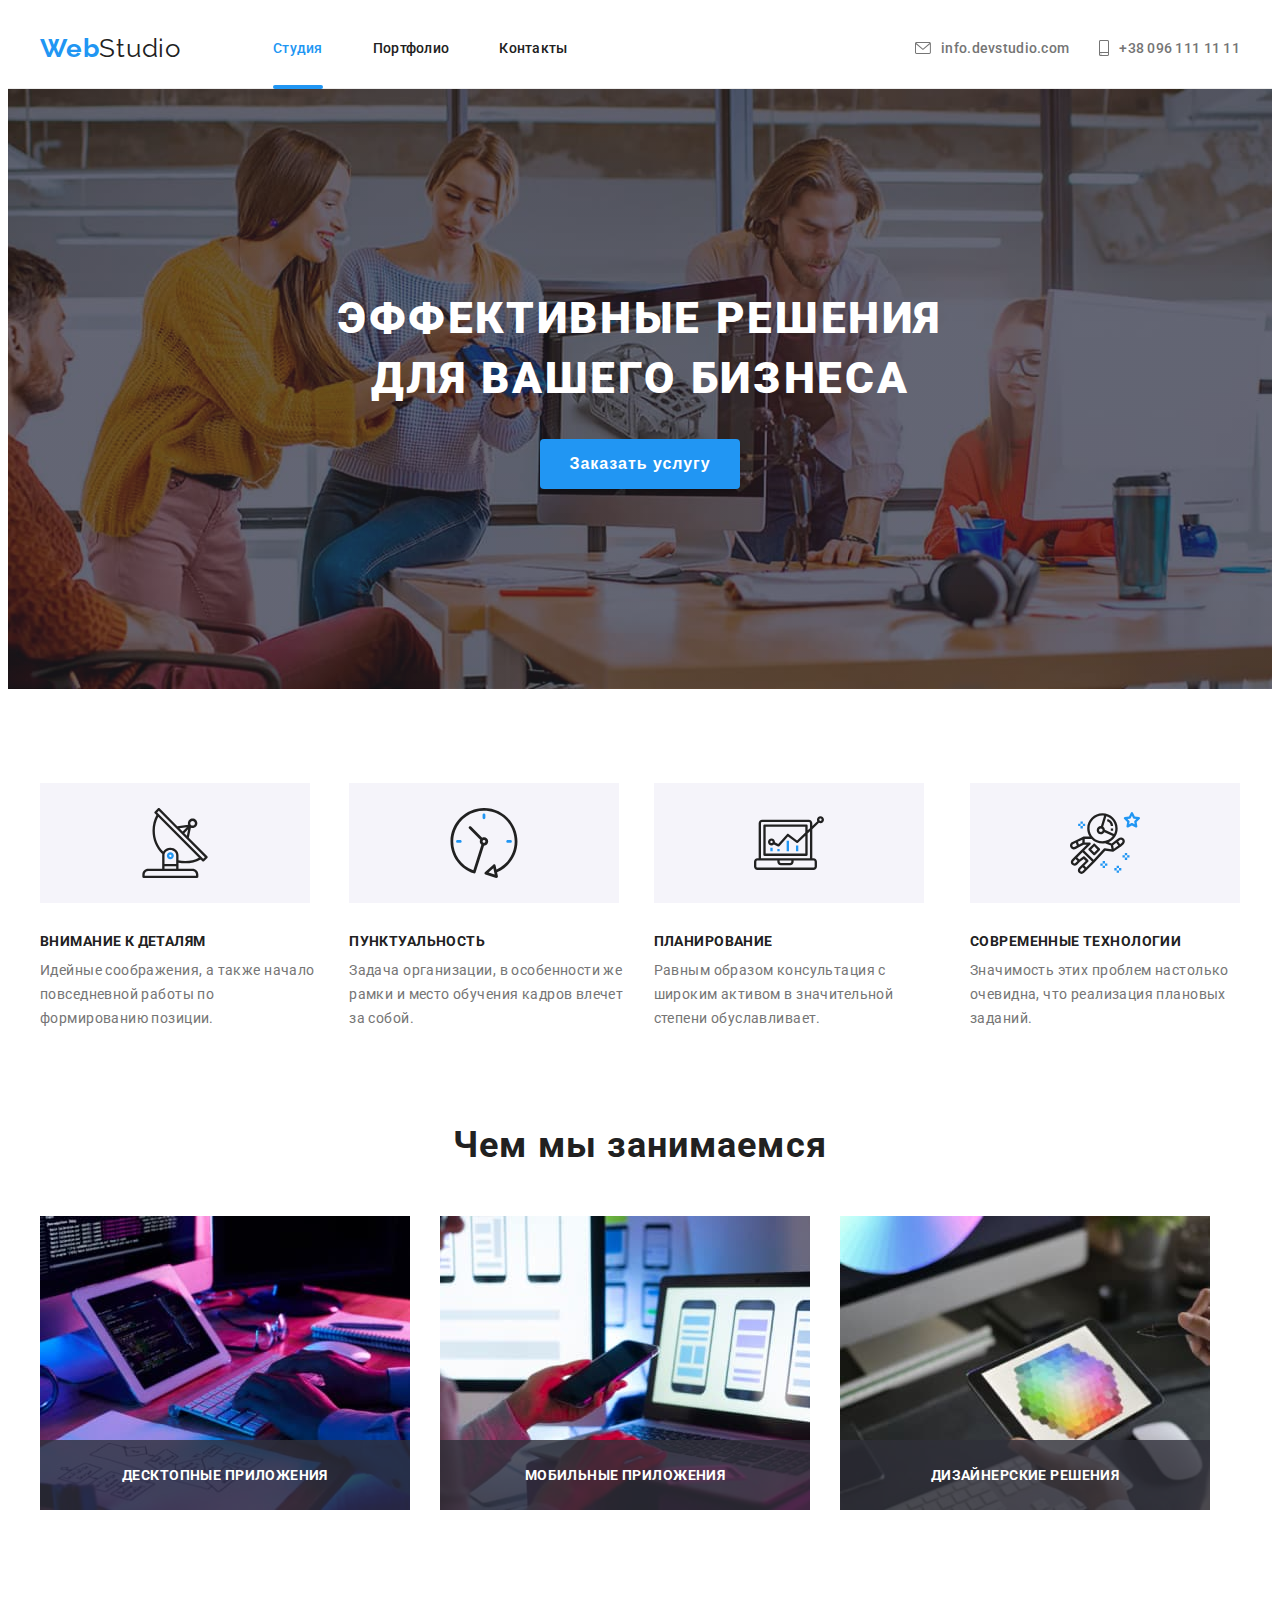
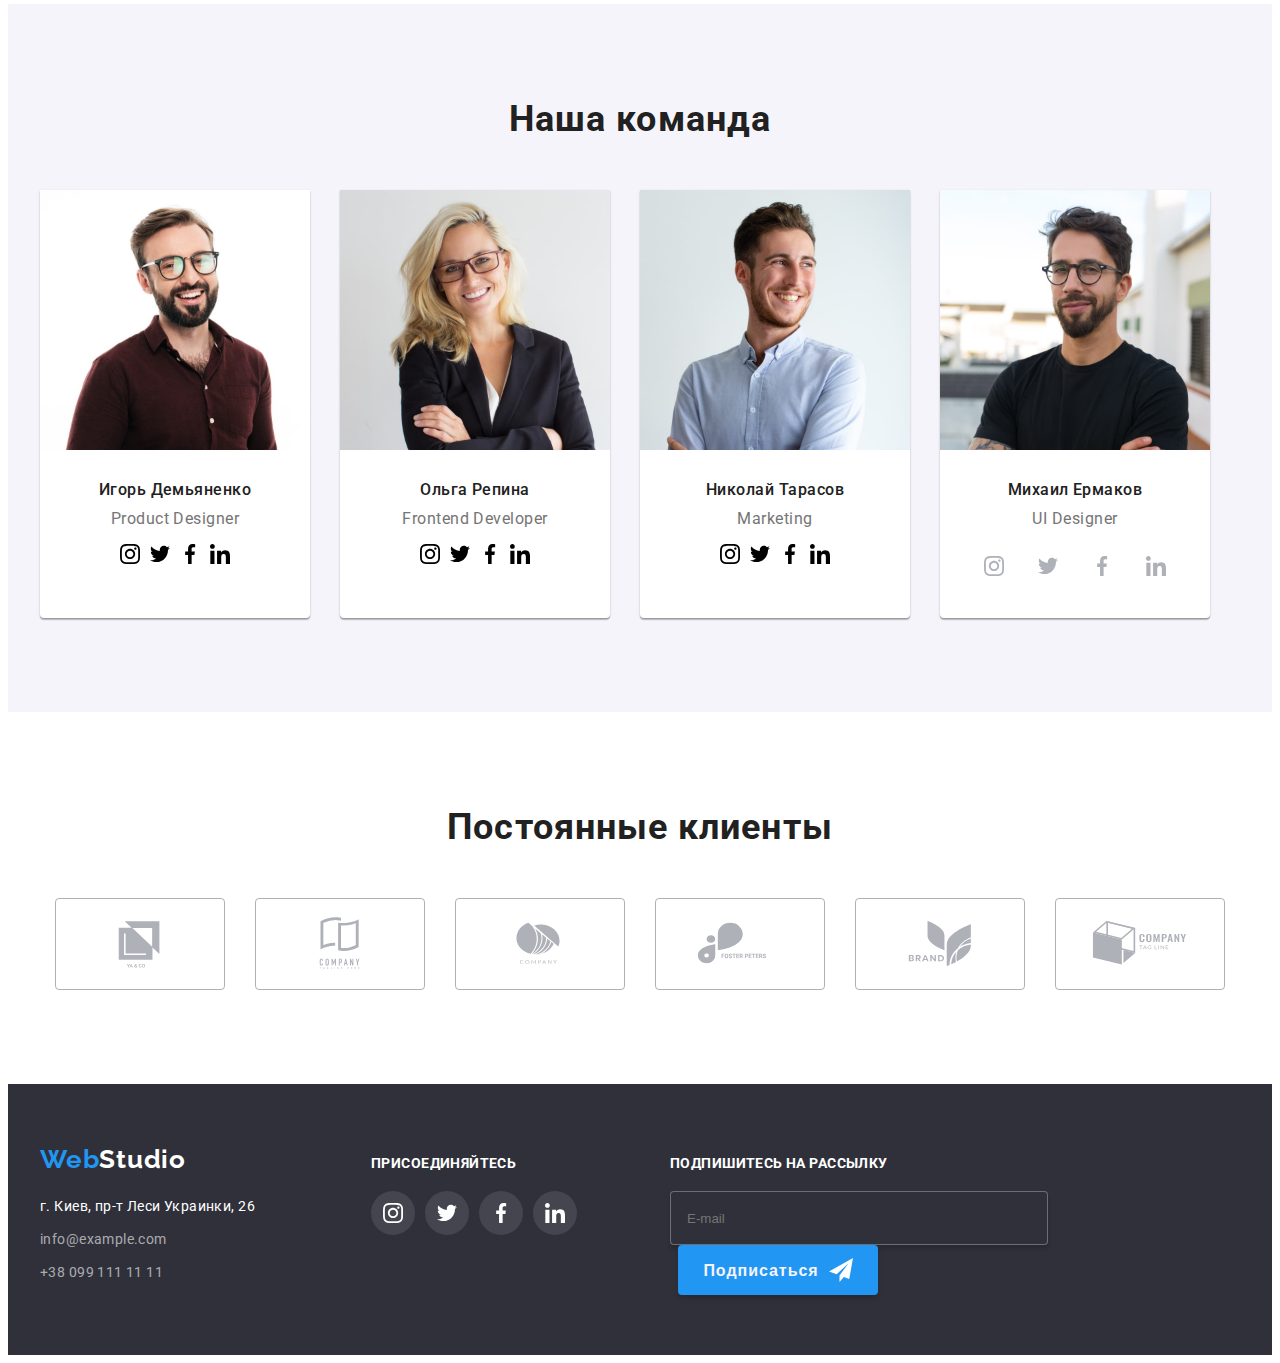
<file: index.html>
<!DOCTYPE html>
<html lang="ru">
<head>
    <meta charset="UTF-8">
    <meta http-equiv="X-UA-Compatible" content="IE=edge">
    <meta name="viewport" content="width=device-width, initial-scale=1.0">
    <link rel="preconnect" href="https://fonts.googleapis.com">
    <link rel="preconnect" href="https://fonts.gstatic.com" crossorigin>
    <link href="https://fonts.googleapis.com/css2?family=Raleway:wght@700&family=Roboto:wght@400;500;700;900&display=swap"
        rel="stylesheet">
    <link rel="stylesheet" href="https://cdnjs.cloudflare.com/ajax/libs/modern-normalize/1.1.0/modern-normalize.min.css"
        integrity="sha512-wpPYUAdjBVSE4KJnH1VR1HeZfpl1ub8YT/NKx4PuQ5NmX2tKuGu6U/JRp5y+Y8XG2tV+wKQpNHVUX03MfMFn9Q=="
        crossorigin="anonymous" referrerpolicy="no-referrer" />
    <link href="./css/main.min.css" rel="stylesheet">
    <title>Студия</title>
</head>

<body>
    <!--Шапка-->
<header class="header">
    <div class="container header__container">
    <nav class="header-nav">
        <a class="logo" href="index.html" ><span class="logo__part">Web</span>Studio</a>
    
    <ul class="site-nav">
        <li class="site-nav__item"><a href="index.html" class="site-nav__link site-nav__link__current">Студия</a></li>
        <li class="site-nav__item"><a href="portfolio.html" class="site-nav__link">Портфолио</a></li>
        <li class="site-nav__item"><a href="" class="site-nav__link">Контакты</a></li>
    </ul>
    </nav>
    <ul class="auth-nav">
        <li class="auth-nav__item">
        <a class="auth-nav__link" href="mailto:info.devstudio.com"><svg class="auth-nav__icon" width="16px" height="12px">
            <use href="./images/icons.svg#icon-envelope"></use>
        </svg><span>info.devstudio.com</span></a></li>
        <li class="auth-nav__item">
        <a class="auth-nav__link" href="tel:+380961111111"><svg class="auth-nav__icon" width="10px" height="16px">
        <use href="./images/icons.svg#icon-smartphone"></use></svg> <span>+38 096 111 11 11</span></a></li>
        </ul>
    </div>
</header>
   
    <!--Секция 1--> 
    <main>    
    <section class="hero">
        <div class="container">
            <h1 class="hero__title">Эффективные решения для вашего бизнеса</h1>
            <button type="button" class="hero__button button" data-modal-open>Заказать услугу</button>
            </div>
    </section>

    
    <!--Секция 2-->
    <section class="section">
        <div class="container">
        <h1 class="visually-hidden">Наши преимущества</h1>
        <ul class="features">
        <li class="features__item">
            <div class="features__box"><svg width="70px" height="70px"><use href="./images/icons.svg#icon-antenna"></use></svg></div>
            <h2 class="features__title">Внимание к деталям</h2>
            <p class="features__description">Идейные соображения, а также начало повседневной работы по формированию позиции.</p>
        </li>
        <li class="features__item">
            <div class="features__box"><svg width="70px" height="70px"><use href="./images/icons.svg#icon-clock"></use></svg></div>
            <h2 class="features__title">Пунктуальность</h2>
            <p class="features__description">Задача организации, в особенности же рамки и место обучения кадров влечет за собой.</p>
        </li>
        <li class="features__item">
            <div class="features__box"><svg width="70px" height="70px"><use href="./images/icons.svg#icon-diagram"></use></svg></div>
            <h2 class="features__title">Планирование</h2>
            <p class="features__description">Равным образом консультация с широким активом в значительной степени обуславливает.</p>
        </li>
        <li class="features__item">
            <div class="features__box"><svg width="70px" height="70px"><use href="./images/icons.svg#icon-astronaut"></use></svg></div>
            <h2 class="features__title">Современные технологии</h2>
            <p class="features__description">Значимость этих проблем настолько очевидна, что реализация плановых заданий.</p>
        </li>
    </ul>
    </div>
    </section>

    <!--Секция 3-->
    <section class="section section__work">
        <div class="container">
        <h2 class="section__title">Чем мы занимаемся</h2>
        <ul class="work">
        <li class="work__item"><img src="images/img-1.jpg" alt="программирование" width="370">
        <p class="work__text">Десктопные приложения</p>
        </li>
        <li class="work__item"><img src="images/img-2.jpg" alt="дизайн и разработка приложений" width="370">
        <p class="work__text">Мобильные приложения</p>
        </li>
        <li class="work__item"><img src="images/img-3.jpg" alt="веб дизайн" width="370">
        <p class="work__text">Дизайнерские решения</p>
        </li>
        </ul>
        </div>
    </section>

    <!--Секция 4-->
    <section class="section section__other-background">
        <div class="container">
        <h2 class="section__title">Наша команда</h2>
        <ul class="team" >
        <li class="team__item">
            <img class="team__img" src="images/photo-1.jpg" alt="сотрудник 1" width="270">
            <div class="team__block">
            <h3 class="team__title">Игорь Демьяненко</h3>
            <p class="team__description"> Product Designer</p>
            <ul class="socials">
        <li class="socials__item"><a class="socials-link team__socials" href=""><svg class="socials-icon" width="20px" height="20px">
            <use href="./images/icons.svg#icon-instagram"></use></svg></a></li>
        <li class="socials__item"><a class="socials-link team__socials" href=""><svg class="socials-icon" width="20px" height="20px">
            <use href="./images/icons.svg#icon-twitter"></use></svg></a></li>
        <li class="socials__item"><a class="socials-link team__socials" href=""><svg class="socials-icon" width="20px" height="20px">
            <use href="./images/icons.svg#icon-facebook"></use></svg></a></li>
        <li class="socials__item"><a class="socials-link team__socials" href=""><svg class="socials-icon" width="20px" height="20px">
            <use href="./images/icons.svg#icon-linkedin"></use></svg></a></li>
            </ul>
            </div>
        </li >
        <li class="team__item">
            <img class="team__img" src="images/photo-2.jpg" alt="сотрудник 2" width="270">
            <div class="team__block">
            <h3 class="team__title">Ольга Репина</h3>
            <p class="team__description">Frontend Developer</p>
            <ul class="socials">
            <li class="socials__item"><a class="socials-link team__socials" href=""><svg
                            class="socials-icon" width="20px" height="20px">
                            <use href="./images/icons.svg#icon-instagram"></use>
                        </svg></a></li>
            <li class="socials__item"><a class="socials-link team__socials" href=""><svg
                            class="socials-icon" width="20px" height="20px">
                            <use href="./images/icons.svg#icon-twitter"></use>
                        </svg></a></li>
            <li class="socials__item"><a class="socials-link team__socials" href=""><svg
                            class="socials-icon" width="20px" height="20px">
                            <use href="./images/icons.svg#icon-facebook"></use>
                        </svg></a></li>
            <li class="socials__item"><a class="socials-link team__socials" href=""><svg
                            class="socials-icon" width="20px" height="20px">
                            <use href="./images/icons.svg#icon-linkedin"></use>
                        </svg></a></li>
            </ul>
            </div>
        </li> 
        <li class="team__item">
            <img class="team__img" src="images/photo-3.jpg" alt="сотрудник 3" width="270">
            <div class="team__block">
            <h3 class="team__title">Николай Тарасов</h3>
            <p class="team__description">Marketing</p>
            <ul class="socials">
                <li class="socials__item"><a class="socials-link team__socials" href=""><svg
                            class="socials-icon" width="20px" height="20px">
                            <use href="./images/icons.svg#icon-instagram"></use>
                        </svg></a></li>
                <li class="socials__item"><a class="socials-link team__socials" href=""><svg
                            class="socials-icon" width="20px" height="20px">
                            <use href="./images/icons.svg#icon-twitter"></use>
                        </svg></a></li>
                <li class="socials__item"><a class="socials-link team__socials" href=""><svg
                            class="socials-icon" width="20px" height="20px">
                            <use href="./images/icons.svg#icon-facebook"></use>
                        </svg></a></li>
                <li class="socials__item"><a class="socials-link team__socials" href=""><svg
                            class="socials-icon" width="20px" height="20px">
                            <use href="./images/icons.svg#icon-linkedin"></use>
                        </svg></a></li>
            </ul>
            </div>
        </li>
        <li class="team__item">
            <img class="team__img" src="images/photo-4.jpg" alt="сотрудник 4" width="270">
            <div class="team__block">
            <h3 class="team__title">Михаил Ермаков</h3>
            <p class="team__description">UI Designer</p>
            <ul class="socials">
                <li class="socials__item"><a class="socials__link team__socials" href=""><svg
                            class="socials__icon" width="20px" height="20px">
                            <use href="./images/icons.svg#icon-instagram"></use>
                        </svg></a></li>
                <li class="socials__item"><a class="socials__link team__socials" href=""><svg
                            class="socials__icon" width="20px" height="20px">
                            <use href="./images/icons.svg#icon-twitter"></use>
                        </svg></a></li>
                <li class="socials__item"><a class="socials__link team__socials" href=""><svg
                            class="socials__icon" width="20px" height="20px">
                            <use href="./images/icons.svg#icon-facebook"></use>
                        </svg></a></li>
                <li class="socials__item"><a class="socials__link team__socials" href=""><svg
                            class="socials__icon" width="20px" height="20px">
                            <use href="./images/icons.svg#icon-linkedin"></use>
                        </svg></a></li>
            </ul>
            </div>
        </li>
        </ul>
        </div>
    </section>

    <section class="section">
        <div class="container">
            <h2 class="section__title">Постоянные клиенты</h2>
            <ul class="clients">
            <li class="clients__item">
                <a class="clients__link" href=""><svg class="clients__icon" width="106px" height="60px">
                <use href="./images/icons.svg#icon-Logo-1"></use></svg></a>
            </li>
            <li class="clients__item">
                <a class="clients__link" href=""><svg class="clients__icon" width="106px" height="60px">
                <use href="./images/icons.svg#icon-Logo-2"></use></svg></a>
            </li>
            <li class="clients__item">
                <a class="clients__link" href=""><svg class="clients__icon" width="106px" height="60px">
                <use href="./images/icons.svg#icon-Logo-3"></use></svg></a>
            </li>
            <li class="clients__item">
                <a class="clients__link" href=""><svg class="clients__icon" width="106px" height="60px">
                <use href="./images/icons.svg#icon-Logo-4"></use></svg></a>
            </li>
            <li class="clients__item">
                <a class="clients__link" href=""><svg class="clients__icon" width="106px" height="60px">
                <use href="./images/icons.svg#icon-Logo-5"></use></svg></a>
            </li>
            <li class="clients__item">
                <a class="clients__link" href=""><svg class="clients__icon" width="106px" height="60px">
                <use href="./images/icons.svg#icon-Logo-6"></use></svg></a>
            </li>
            </ul>
        </div>
        </section>
    </main>
    <!--Футер-->
<footer class="footer">
    <div class="container footer-container">
    <div class="contacts">
    <a class="footer-logo" href="index.html"><span class="logo__part">Web</span>Studio</a>
    <address class="address">
        <ul class="address__list">
        <li class="address__item"><a class="address__main" href="https://goo.gl/maps/ChNRFax9xr31JzD28" target="_blank">г. Киев, пр-т Леси Украинки, 26</a></li>
        <li class="address__item"><a class="address__secondary" href="mailto:info@example.com">info@example.com</a></li>
        <li class="address__item"> <a class="address__thirdly" href="tel:+380991111111">+38 099 111 11 11</a></li>
        </ul>
    </address>
    </div>
    <div class="join">
    <h2 class="join__title">Присоединяйтесь</h2>
    <ul class="join__list">
        <li class="join__item"><a class="socials__link join__link " href=""><svg
                    class="join__icon" width="20px" height="20px">
                    <use href="./images/icons.svg#icon-instagram"></use>
                </svg></a></li>
        <li class="join__item"><a class="socials__link join__link " href=""><svg
                    class="join__icon" width="20px" height="20px">
                    <use href="./images/icons.svg#icon-twitter"></use>
                </svg></a></li>
        <li class="join__item"><a class="socials__link join__link " href=""><svg
                    class="join__icon" width="20px" height="20px">
                    <use href="./images/icons.svg#icon-facebook"></use>
                </svg></a></li>
        <li class="join__item"><a class="socials__link join__link " href=""><svg
                    class="join__icon" width="20px" height="20px">
                    <use href="./images/icons.svg#icon-linkedin"></use>
                </svg></a></li>
    </ul>
    </div>
        <div class="email">
        <p class="email__title">Подпишитесь на рассылку</p>
        <form class="email__form">
        <label for="e-mail"></label>
        <input class="email__input" name="e-mail" type="email" placeholder="E-mail" id="e-mail">
        <button type="submit" class="email-button">Подписаться <svg class="email-button__icon" width="24px" height="24px">
                <use href="./images/icons.svg#icon-send"></use>
            </svg></button>
        </form>
    </div>
</div>


<div class="backdrop is-hidden" data-modal>
    <div class="modal">
        <button class="modal-button" data-modal-close><svg class="modal__icon-close" width="18px" height="18px">
                <use href="./images/icons.svg#icon-close"></use>
            </svg></button>
        <form class="modal__form">
            <p class="modal__title">Оставьте свои данные, мы вам перезвоним</p>
        <div class="modal__field">
            <label class="modal__label" for="text">Имя</label>
            <input class="modal__input" type="text" name="name" id="text">
            <svg class="modal__icon" width="18px" height="18px">
                <use href="./images/icons.svg#icon-person"></use>
            </svg>
        </div>

        <div class="modal__field">
            <label class="modal__label" for="tel">Телефон</label>
            <input class="modal__input" type="tel" name="tel" id="tel">
            <svg class="modal__icon" width="18px" height="18px">
            <use href="./images/icons.svg#icon-phone"></use>
            </svg>
        </div>
            
        <div class="modal__field">
            <label class="modal__label" for="email">Почта</label>
            <input class="modal__input" type="email" name="email" id="email">
            <svg class="modal__icon" width="18px" height="18px">
            <use href="./images/icons.svg#icon-email"></use>
            </svg>
        </div>

        <div class="modal__field">
            <label class="modal__label" for="commentaries">Комментарий</label>
            <textarea class="modal__textarea" name="commentaries" id="commentaries" placeholder="Введите текст"></textarea>
        </div>

        <div class="modal__checkbox">
           <label class="modal__checkbox-label" for="agree">
                <input class="modal__checkbox-input" type="checkbox" name="agree" value="agree" id="agree" />
                <span class="modal__check-icon"></span>
                <p class="modal__checkbox-text">Соглашаюсь с рассылкой и принимаю <a class="modal__checkbox-link" href="">Условия договора</a> </p>
            </label>
        </div>

            <div class="modal-send">
            <button type="submit" class="modal-send__button">Отправить</button>
            </div>
        </form>
    </div>
</div>
    </footer>
    <script src="./js/modal.js"></script>
</body>
</html>
</file>
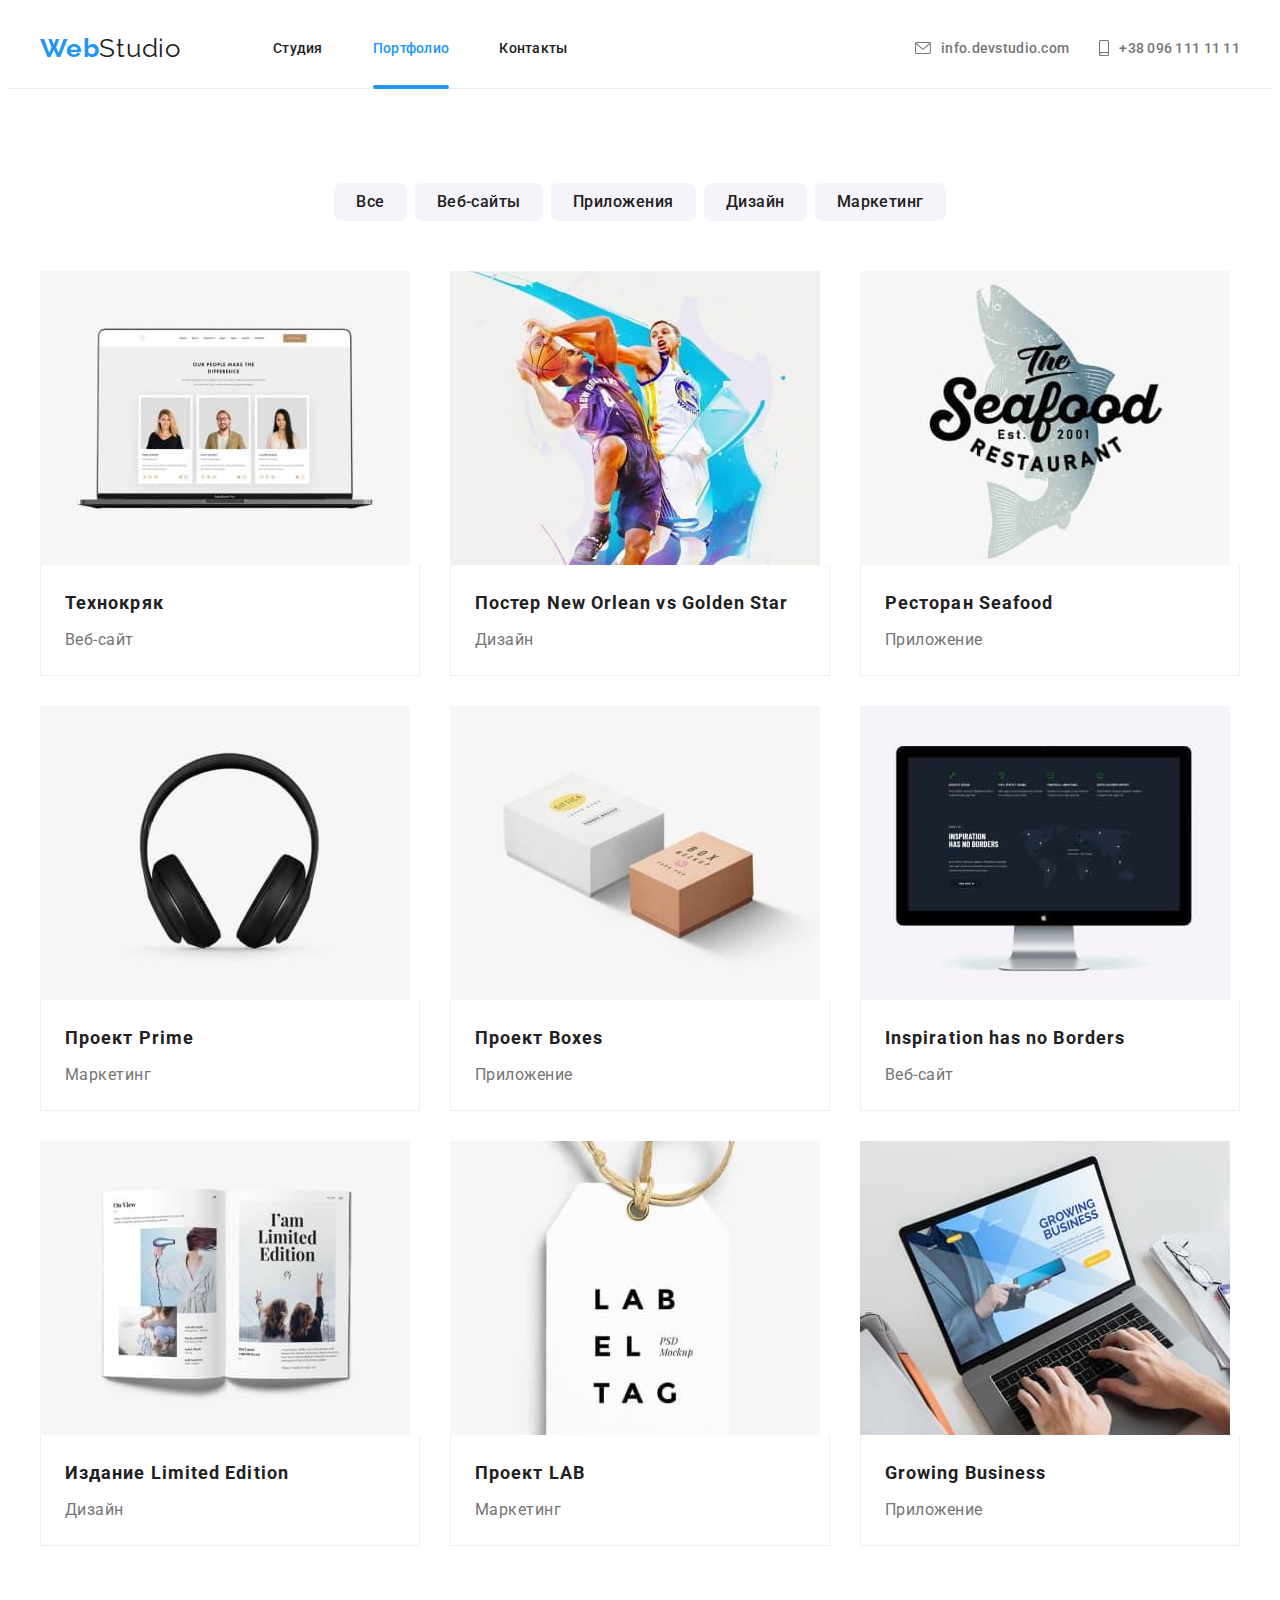
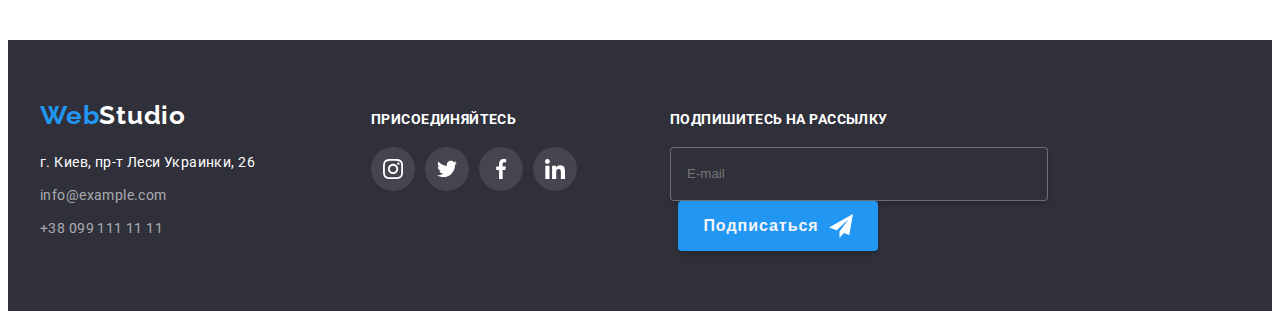
<file: portfolio.html>
<!DOCTYPE html>
<html lang="ru">
<head>
    <meta charset="UTF-8">
    <meta http-equiv="X-UA-Compatible" content="IE=edge">
    <meta name="viewport" content="width=device-width, initial-scale=1.0">
    <link rel="preconnect" href="https://fonts.googleapis.com">
    <link rel="preconnect" href="https://fonts.gstatic.com" crossorigin>
    <link
        href="https://fonts.googleapis.com/css2?family=Raleway:wght@700&family=Roboto:wght@400;500;700;900&display=swap"
        rel="stylesheet">
    <link rel="stylesheet" href="https://cdnjs.cloudflare.com/ajax/libs/modern-normalize/1.1.0/modern-normalize.min.css"
        integrity="sha512-wpPYUAdjBVSE4KJnH1VR1HeZfpl1ub8YT/NKx4PuQ5NmX2tKuGu6U/JRp5y+Y8XG2tV+wKQpNHVUX03MfMFn9Q=="
        crossorigin="anonymous" referrerpolicy="no-referrer" />
    <link href="./css/main.min.css" rel="stylesheet">
    <title>Портфолио</title>
</head>
<body>
<header class="header">
    <div class="container header__container">
        <nav class="header-nav">
            <a class="logo" href="index.html"><span class="logo__part">Web</span>Studio</a>

            <ul class="site-nav">
                <li class="site-nav__item"><a href="index.html" class="site-nav__link">Студия</a></li>
                <li class="site-nav__item"><a href="portfolio.html" class="site-nav__link site-nav__link__current">Портфолио</a></li>
                <li class="site-nav__item"><a href="" class="site-nav__link">Контакты</a></li>
            </ul>
        </nav>
        <ul class="auth-nav">
            <li class="auth-nav__item">
                <a class="auth-nav__link" href="mailto:info.devstudio.com"><svg class="auth-nav__icon" width="16px"
                        height="12px">
                        <use href="./images/icons.svg#icon-envelope"></use>
                    </svg><span>info.devstudio.com</span></a>
            </li>
            <li class="auth-nav__item">
                <a class="auth-nav__link" href="tel:+380961111111"><svg class="auth-nav__icon" width="10px"
                        height="16px">
                        <use href="./images/icons.svg#icon-smartphone"></use>
                    </svg> <span>+38 096 111 11 11</span></a>
            </li>
        </ul>
    </div>
</header>
    
    <main>
    <!--Секция 1-->
    <section class="section">
        <div class="container">
        <h1 class="visually-hidden">Проекты</h1>
        
        <ul class="filter">
            <li class="filter__item"><button type="button" class="filter__buttons">Все</button></li>
            <li class="filter__item"><button type="button" class="filter__buttons">Веб-сайты</button></li>
            <li class="filter__item"><button type="button" class="filter__buttons">Приложения</button></li>
            <li class="filter__item"><button type="button" class="filter__buttons">Дизайн</button></li>
            <li class="filter__item"><button type="button" class="filter__buttons">Маркетинг</button></li>
        </ul>

    
        <ul class="projects">
            <li class="projects__item">
                <a class="projects__link" href="">
                <div class="projects__block">
                <img src="./images-2/image1.jpg" alt="Проект 1" width="370">
                <p class="projects__description">Технокряк это современная площадка распространения коронавируса. Компании используют эту платформу для цифрового
                шпионажа и атак на защищённые сервера конкурентов.</p>
                </div>
                <div class="projects__card">
                 <h2 class="projects__title">Технокряк</h2>
                 <p class="projects__text">Веб-сайт</p>
                 </div>
                </a>
            </li>
            <li class="projects__item">
                <a class="projects__link" href="">
                <div class="projects__block">
                <img  src="./images-2/image2.jpg" alt="Проект 2" width="370">
                <p class="projects__description">Технокряк это современная площадка распространения коронавируса. Компании используют эту
                    платформу для цифрового
                    шпионажа и атак на защищённые сервера конкурентов.</p>
                </div>
                <div class="projects__card">
                <h2 class="projects__title">Постер New Orlean vs Golden Star</h2>
                <p class="projects__text">Дизайн</p>
                </div>
                </a>
            </li>
            <li class="projects__item">
                <a class="projects__link" href="">
                <div class="projects__block">
                <img src="./images-2/image3.jpg" alt="Проект 3" width="370">
                <p class="projects__description">Технокряк это современная площадка распространения коронавируса. Компании используют эту
                    платформу для цифрового
                    шпионажа и атак на защищённые сервера конкурентов.</p>
                </div>
                <div class="projects__card">
                <h2 class="projects__title">Ресторан Seafood</h2>
                <p class="projects__text">Приложение</p>
                </div>
                </a>
            </li>
            <li class="projects__item">
                <a class="projects__link" href="">
                <div class="projects__block">
                <img src="./images-2/image4.jpg" alt="Проект 4" width="370">
                <p class="projects__description">Технокряк это современная площадка распространения коронавируса. Компании используют эту
                    платформу для цифрового
                    шпионажа и атак на защищённые сервера конкурентов.</p>
                </div>
                <div class="projects__card">
                <h2 class="projects__title">Проект Prime</h2>
                <p class="projects__text">Маркетинг</p>
                </div>
                </a>
            </li>
            <li class="projects__item">
                <a class="projects__link" href="">
                <div class="projects__block">
                <img src="./images-2/image5.jpg" alt="Проект 5" width="370">
                <p class="projects__description">Технокряк это современная площадка распространения коронавируса. Компании используют эту
                    платформу для цифрового
                    шпионажа и атак на защищённые сервера конкурентов.</p>
                </div>
                <div class="projects__card">
                <h2 class="projects__title">Проект Boxes</h2>
                <p class="projects__text">Приложение</p>
                </div>
                </a>
            </li>
            <li class="projects__item">
                <a class="projects__link" href="">
                <div class="projects__block">
                <img src="./images-2/image6.jpg" alt="Проект 6" width="370">
                <p class="projects__description">Технокряк это современная площадка распространения коронавируса. Компании используют эту
                    платформу для цифрового
                    шпионажа и атак на защищённые сервера конкурентов.</p>
                </div>
                <div class="projects__card">
                <h2 class="projects__title">Inspiration has no Borders</h2>
                <p class="projects__text">Веб-сайт</p>
                </div>
                </a>
            </li>
            <li class="projects__item">
                <a class="projects__link" href="">
                <div class="projects__block">
                <img src="./images-2/image7.jpg" alt="Проект 7" width="370">
                <p class="projects__description">Технокряк это современная площадка распространения коронавируса. Компании используют эту
                    платформу для цифрового
                    шпионажа и атак на защищённые сервера конкурентов.</p>
                </div>
                <div class="projects__card">
                <h2 class="projects__title">Издание Limited Edition</h2>
                <p class="projects__text">Дизайн</p>
                </div>
                </a>
            </li>
            <li class="projects__item">
                <a class="projects__link" href="">
                <div class="projects__block">
                <img  src="./images-2/image8.jpg" alt="Проект 8" width="370">
                <p class="projects__description">Технокряк это современная площадка распространения коронавируса. Компании используют эту
                    платформу для цифрового
                    шпионажа и атак на защищённые сервера конкурентов.</p>
                </div>
                <div class="projects__card">
                <h2 class="projects__title">Проект LAB</h2>
                <p class="projects__text">Маркетинг</p>
                </div>
                </a>
            </li>
            <li class="projects__item">
                <a class="projects__link" href="">
                <div class="projects__block">
                <img src="./images-2/image9.jpg" alt="Проект 9" width="370">
                <p class="projects__description">Технокряк это современная площадка распространения коронавируса. Компании используют эту
                    платформу для цифрового
                    шпионажа и атак на защищённые сервера конкурентов.</p>
                </div>
                <div class="projects__card">
                <h2 class="projects__title">Growing Business</h2>
                <p class="projects__text">Приложение</p>
                </div>
                </a>
            </li>
        </ul>
        </div>
    </section>
    </main>
<!--Футер-->
<footer class="footer">
    <div class="container footer-container">
        <div class="contacts">
            <a class="footer-logo" href="index.html"><span class="logo__part">Web</span>Studio</a>
            <address class="address">
                <ul class="address__list">
                    <li class="address__item"><a class="address__main" href="https://goo.gl/maps/ChNRFax9xr31JzD28"
                            target="_blank">г. Киев, пр-т Леси Украинки, 26</a></li>
                    <li class="address__item"><a class="address__secondary"
                            href="mailto:info@example.com">info@example.com</a></li>
                    <li class="address__item"> <a class="address__thirdly" href="tel:+380991111111">+38 099 111 11
                            11</a></li>
                </ul>
            </address>
        </div>
        <div class="join">
            <h2 class="join__title">Присоединяйтесь</h2>
            <ul class="join__list">
                <li class="join__item"><a class="socials__link join__link " href=""><svg class="join__icon" width="20px"
                            height="20px">
                            <use href="./images/icons.svg#icon-instagram"></use>
                        </svg></a></li>
                <li class="join__item"><a class="socials__link join__link " href=""><svg class="join__icon" width="20px"
                            height="20px">
                            <use href="./images/icons.svg#icon-twitter"></use>
                        </svg></a></li>
                <li class="join__item"><a class="socials__link join__link " href=""><svg class="join__icon" width="20px"
                            height="20px">
                            <use href="./images/icons.svg#icon-facebook"></use>
                        </svg></a></li>
                <li class="join__item"><a class="socials__link join__link " href=""><svg class="join__icon" width="20px"
                            height="20px">
                            <use href="./images/icons.svg#icon-linkedin"></use>
                        </svg></a></li>
            </ul>
        </div>
        <div class="email">
            <p class="email__title">Подпишитесь на рассылку</p>
            <form class="email__form">
                <label for="e-mail"></label>
                <input class="email__input" name="e-mail" type="email" placeholder="E-mail" id="e-mail">
                <button type="submit" class="email-button">Подписаться <svg class="email-button__icon" width="24px"
                        height="24px">
                        <use href="./images/icons.svg#icon-send"></use>
                    </svg></button>
            </form>
        </div>
    </div>
</footer>
</body>
</html>
</file>
<file: css/main.min.css>
:root{--primary-text-color: rgba(33, 33, 33, 1);--secondary-text-color: rgba(117, 117, 117, 1);--accent-color: rgba(33, 150, 243, 1);--primary-white-color: rgba(255, 255, 255, 1);--footer-color: rgba(47, 48, 58, 1);--secondary-bgc: #f5f4fa}p,h1,h2,h3,h4,h5,h6{margin:0}ul{margin:0;padding:0;list-style:none}img{display:block;max-width:100%}body{background-color:var(--primary-white-color);color:var(--primary-text-color);font-family:Roboto, sans-serif}button{cursor:pointer}.visually-hidden{position:absolute;clip:rect(0 0 0 0);width:1px;height:1px;margin:-1px}.container{width:1200px;padding-left:15px;padding-right:15px;margin:0 auto}.header{border-bottom:1px solid #ececec}.header__container{display:flex;align-items:center}.logo{color:var(--primary-text-color);text-decoration:none;font-family:Raleway, sans-serif;font-size:26px;line-height:1.19;letter-spacing:0.03em}.header-nav{display:flex;align-items:center}.site-nav__link{display:block;position:relative;padding-top:32px;padding-bottom:32px;text-decoration:none;color:var(--primary-text-color);font-weight:500;font-size:14px;line-height:calc(16 / 14);letter-spacing:0.02em;transition:color 250ms cubic-bezier(0.4, 0, 0.2, 1)}.site-nav__link:hover,.site-nav__link:focus{color:var(--accent-color)}.site-nav__link__current{color:var(--accent-color)}.site-nav__link__current::after{content:"";position:absolute;display:block;width:100%;height:4px;bottom:-1px;background:#2196f3;border-radius:2px}.site-nav{display:flex;margin-left:92px}.site-nav__item:not(:last-child){margin-right:50px}.auth-nav{display:flex;margin-left:auto}.auth-nav__item:not(:last-child){margin-right:30px}.auth-nav__link{display:flex;justify-content:center;align-items:center;padding-top:32px;padding-bottom:32px;text-decoration:none;color:var(--secondary-text-color);font-weight:500;font-size:14px;line-height:calc(16 / 14);letter-spacing:0.02em;transition:color 250ms cubic-bezier(0.4, 0, 0.2, 1)}.auth-nav__link:hover,.auth-nav__link:focus{color:var(--accent-color)}.auth-nav__icon{margin-right:10px;fill:currentColor}.logo__part{text-decoration:none;font-family:"Raleway", sans-serif;font-weight:bold;font-size:26px;line-height:calc(31 / 26);letter-spacing:0.03em;color:var(--accent-color)}.section{padding-top:94px;padding-bottom:94px}.section__title{font-weight:700;font-size:36px;line-height:calc(42 / 36);text-align:center;letter-spacing:0.03em;margin-bottom:50px}.hero{max-width:1600px;margin-right:auto;margin-left:auto;padding:200px 0;background-color:var(--footer-color);background-image:linear-gradient(rgba(47,48,58,0.4), rgba(47,48,58,0.4)),url(../images/hero.jpg);background-repeat:no-repeat;background-position:center;background-size:cover;text-align:center}.hero__title{width:696px;margin-left:auto;margin-right:auto;color:var(--primary-white-color);font-weight:900;font-size:44px;line-height:1.36;text-align:center;letter-spacing:0.06em;text-transform:uppercase;margin-bottom:30px}.hero__button{color:var(--primary-white-color);background-color:#2196f3;font-weight:700;font-size:16px;line-height:1.87;letter-spacing:0.06em;width:200px;height:50px;box-shadow:0px 4px 4px rgba(0,0,0,0.15);border:transparent;border-radius:4px;transition:background-color 250ms cubic-bezier(0.4, 0, 0.2, 1)}.hero__button:hover,.hero__button:focus{background-color:#188ce8}.features{display:flex}.features__item:not(:last-child){margin-right:30px}.features__box{display:inline-flex;justify-content:center;align-items:center;width:270px;height:120px;background-color:#f5f4fa;margin-bottom:30px}.features__title{font-weight:700;font-size:14px;line-height:calc(16 / 14);letter-spacing:0.03em;text-transform:uppercase;margin-bottom:10px}.features__description{color:var(--secondary-text-color);font-size:14px;line-height:1.71;letter-spacing:0.03em}.section__work{padding-top:0}.work{display:flex}.work__item{position:relative}.work__item:not(:last-child){margin-right:30px}.work__text{position:absolute;width:100%;height:70px;bottom:0;display:flex;justify-content:center;align-items:center;font-weight:bold;font-size:14px;line-height:16px;letter-spacing:0.03em;text-transform:uppercase;color:#ffffff;background:rgba(47,48,58,0.8)}.section__other-background{background-color:#f5f4fa}.team{display:flex}.team__item{background-color:#ffffff;box-shadow:0px 1px 3px rgba(0,0,0,0.12),0px 1px 1px rgba(0,0,0,0.14),0px 2px 1px rgba(0,0,0,0.2);border-radius:0px 0px 4px 4px}.team__item:not(:last-child){margin-right:30px}.team__block{padding:30px 0}.team__title{font-weight:500;font-size:16px;line-height:19 / 16;text-align:center;letter-spacing:0.03em;color:var(--primary-text-color);margin-bottom:10px}.team__description{font-weight:normal;font-size:16px;line-height:calc(19 / 16);text-align:center;letter-spacing:0.03em;color:#757575;margin-bottom:16px}.team__socials{background-color:#fff;color:#afb1b8}.socials__item:not(:last-child){margin-right:10px}.socials{display:flex;justify-content:center}.socials__link{width:44px;height:44px;display:flex;justify-content:center;align-items:center;transition:background-color 250ms cubic-bezier(0.4, 0, 0.2, 1),color 250ms cubic-bezier(0.4, 0, 0.2, 1),border-radius 250ms cubic-bezier(0.4, 0, 0.2, 1)}.socials__link:hover,.socials__link:focus{background-color:#2196f3;color:#fff;border-radius:50%}.socials__icon{fill:currentColor}.clients{display:flex;justify-content:center;align-items:center}.clients__item:not(:last-child){margin-right:30px}.clients__link{display:flex;justify-content:center;align-items:center;width:170px;height:92px;border:1px solid #afb1b8;box-sizing:border-box;border-radius:4px;fill:#afb1b8;transition:fill 250ms cubic-bezier(0.4, 0, 0.2, 1),border-color 250ms cubic-bezier(0.4, 0, 0.2, 1)}.clients__link:hover,.clients__link:focus{fill:#2196f3;border-color:var(--accent-color)}.clients__icon{color:currentColor}.filter{margin-bottom:50px;display:flex;justify-content:center}.filter__buttons{padding:6px 22px;font-family:inherit;font-weight:500;color:var(--primary-text-color);background-color:var(--secondary-bgc);font-size:16px;line-height:1.62;border:0px;border-radius:7px;letter-spacing:0.03em;color:#212121;display:flex;transition:background-color 250ms cubic-bezier(0.4, 0, 0.2, 1),color 250ms cubic-bezier(0.4, 0, 0.2, 1),box-shadow 250ms cubic-bezier(0.4, 0, 0.2, 1)}.filter__buttons:hover,.filter__buttons:focus{background-color:var(--accent-color);color:var(--secondary-bgc);box-shadow:0px 3px 1px rgba(0,0,0,0.1),0px 1px 2px rgba(0,0,0,0.08),0px 2px 2px rgba(0,0,0,0.12)}.filter__item:not(:last-child){margin-right:8px}.projects{display:flex;flex-wrap:wrap;margin-left:-30px;margin-bottom:-30px}.projects__item{width:calc((100% / 3) - 30px);margin-left:30px;margin-bottom:30px}.projects__link{display:block;text-decoration:none;transition:250ms cubic-bezier(0.4, 0, 0.2, 1)}.projects__block{position:relative;overflow:hidden}.projects__description{position:absolute;transform:translateY(100%);top:0;left:0;width:100%;height:100%;padding:63px 24px;font-size:18px;line-height:1.56;letter-spacing:0.03em;color:#ffffff;background-color:rgba(33,150,243,0.9);transition:transform 250ms cubic-bezier(0.4, 0, 0.2, 1)}.projects__link:hover .projects__description,.projects__link:focus .projects__description{transform:translateY(0);box-shadow:0px 1px 1px rgba(0,0,0,0.12),0px 4px 4px rgba(0,0,0,0.06),1px 4px 6px rgba(0,0,0,0.16)}.projects__card{padding:20px 24px;border-left:1px solid #eee;border-bottom:1px solid #eee;border-right:1px solid #eee}.projects__title{font-weight:bold;font-size:18px;line-height:calc(36 / 18);letter-spacing:0.06em;color:var(--primary-text-color);margin-bottom:4px}.projects__text{font-size:16px;line-height:1.87;letter-spacing:0.03em;color:#757575}.footer{background-color:var(--footer-color);padding:60px 0}.footer-container{display:flex;align-items:baseline}.footer-logo{text-decoration:none;font-family:"Raleway", sans-serif;font-weight:bold;font-size:26px;line-height:calc(31 / 26);letter-spacing:0.03em;color:var(--primary-white-color);text-decoration:none;display:block;margin-bottom:20px}.contacts{flex-grow:1}.join{margin-left:70px}.address{display:block}.address__item:not(:last-child){margin-bottom:9px}.address__main{font-style:normal;text-decoration:none;color:var(--primary-white-color);font-size:14px;line-height:1.71;letter-spacing:0.03em;transition:color 250ms cubic-bezier(0.4, 0, 0.2, 1)}.address__main:hover,.address__main:focus{color:var(--accent-color)}.address__secondary{font-style:normal;text-decoration:none;color:rgba(255,255,255,0.6);font-size:14px;line-height:1.71;letter-spacing:0.03em;transition:color 250ms cubic-bezier(0.4, 0, 0.2, 1)}.address__secondary:hover,.address__secondary:focus{color:var(--accent-color)}.address__thirdly{font-style:normal;text-decoration:none;color:rgba(255,255,255,0.6);font-size:14px;line-height:1.71;letter-spacing:0.03em;transition:color 250ms cubic-bezier(0.4, 0, 0.2, 1)}.address__thirdly:hover,.address__thirdly:focus{color:var(--accent-color)}.join__title{font-weight:bold;font-size:14px;line-height:calc(16 / 14);letter-spacing:0.03em;text-transform:uppercase;color:#ffffff;margin-bottom:20px}.join__list{display:flex;justify-content:center}.join__item:not(:last-child){margin-right:10px}.join__link{background-color:rgba(255,255,255,0.1);color:#fff;border-radius:50%}.join__icon{fill:currentColor}.email{margin-left:93px;width:570px}.email__title{font-weight:bold;font-size:14px;line-height:calc(16 / 14);letter-spacing:0.03em;text-transform:uppercase;color:var(--primary-white-color);margin-bottom:20px}.email__input{width:358px;height:50px;border:1px solid rgba(255,255,255,0.3);box-shadow:0px 4px 4px rgba(0,0,0,0.15);border-radius:4px;background-color:#2f303a;padding-left:16px;color:rgba(255,255,255,0.6)}.email-button{margin-left:8px;width:200px;height:50px;background-color:var(--accent-color);box-shadow:0px 4px 4px rgba(0,0,0,0.15);border-radius:4px;font-weight:bold;font-size:16px;line-height:1.87;display:inline-flex;justify-content:center;align-items:center;letter-spacing:0.06em;color:var(--secondary-bgc);border:transparent}.email-button__icon{margin-left:10px}.backdrop{position:fixed;top:0;left:0;width:100%;height:100%;background-color:rgba(0,0,0,0.2);opacity:1;transition:opacity 250ms cubic-bezier(0.4, 0, 0.2, 1)}.backdrop.is-hidden{visibility:visible;opacity:0;pointer-events:none}.backdrop.is-hidden .modal{transform:scale(0.6) translate(-50%, -50%)}.modal{position:absolute;top:50%;left:50%;width:528px;height:581px;background:#ffffff;box-shadow:0px 1px 3px rgba(0,0,0,0.12),0px 1px 1px rgba(0,0,0,0.14),0px 2px 1px rgba(0,0,0,0.2);border-radius:4px;transform:scale(1) translate(-50%, -50%);transition:250ms cubic-bezier(0.4, 0, 0.2, 1)}.modal-button{position:absolute;top:8px;right:8px;height:30px;background:#ffffff;border:1px solid rgba(0,0,0,0.1);border-radius:50%;border:transparent}.modal__icon-close{display:flex;justify-content:center;align-items:center;transition:fill 250ms cubic-bezier(0.4, 0, 0.2, 1)}.modal__icon-close:hover,.modal__icon-close:focus{fill:#2196f3}.modal__form{color:#212121;padding:40px}.modal__title{font-weight:bold;font-size:20px;line-height:calc(23 / 20);text-align:center;letter-spacing:0.03em;color:#212121;margin-bottom:12px}.modal__field{position:relative}.modal-field:not(:first-child){margin-top:10px}.modal__label{display:block;margin-bottom:4px;font-size:12px;line-height:calc(14 / 12);letter-spacing:0.01em;color:#757575}.modal__input{color:#212121;display:block;width:448px;height:40px;border:1px solid rgba(33,33,33,0.2);border-radius:4px;padding-left:32px;transition:border 250ms cubic-bezier(0.4, 0, 0.2, 1)}.modal__input:focus{outline-color:#2196f3}.modal__icon{fill:currentColor;position:absolute;display:flex;top:50%;left:12px;transition:fill 250ms cubic-bezier(0.4, 0, 0.2, 1)}.modal__input:focus+.modal__icon{fill:#2196f3}.modal__textarea{display:block;width:100%;height:120px;border:1px solid rgba(33,33,33,0.2);border-radius:4px;padding:12px 16px 12px 16px;resize:none;font-size:12px;line-height:calc(14 / 12);letter-spacing:0.01em;color:rgba(117,117,117,0.5);transition:outline-color 250ms cubic-bezier(0.4, 0, 0.2, 1)}.modal__textarea:focus{outline-color:#188ce8}.modal__checkbox{display:flex;justify-content:center;align-items:center;margin-top:20px;margin-bottom:30px}.modal__checkbox-label{display:flex;justify-content:center;align-items:center}.modal__checkbox-input{appearance:none;display:block;margin-right:8px}.modal__check-icon{display:block;width:16px;height:15px;margin-right:8px;border:2px solid #212121;border-radius:4px}.modal__checkbox-input:checked+.modal__check-icon{border-radius:2px;border:2px solid #2196f3;background-color:#2196f3;background-image:url(../images/icon-check.svg)}.modal__checkbox-text{font-size:14px;line-height:1.71;letter-spacing:0.03em;color:#757575}.modal__checkbox-link{font-size:14px;line-height:1.71;letter-spacing:0.03em;text-decoration-line:underline;color:#2196f3}.modal-send{display:flex;justify-content:center;align-items:center}.modal-send__button{border:transparent;display:flex;justify-content:center;text-align:center;align-items:center;width:200px;height:50px;background:#2196f3;box-shadow:0px 4px 4px rgba(0,0,0,0.15);border-radius:4px;font-weight:bold;font-size:16px;line-height:1.87;letter-spacing:0.06em;color:#ffffff;transition:background 250ms cubic-bezier(0.4, 0, 0.2, 1)}.modal-send__button:hover,.modal-send__button:focus{background:#188ce8;box-shadow:0px 4px 4px rgba(0,0,0,0.25)}
/*# sourceMappingURL=main.min.css.map */
</file>
